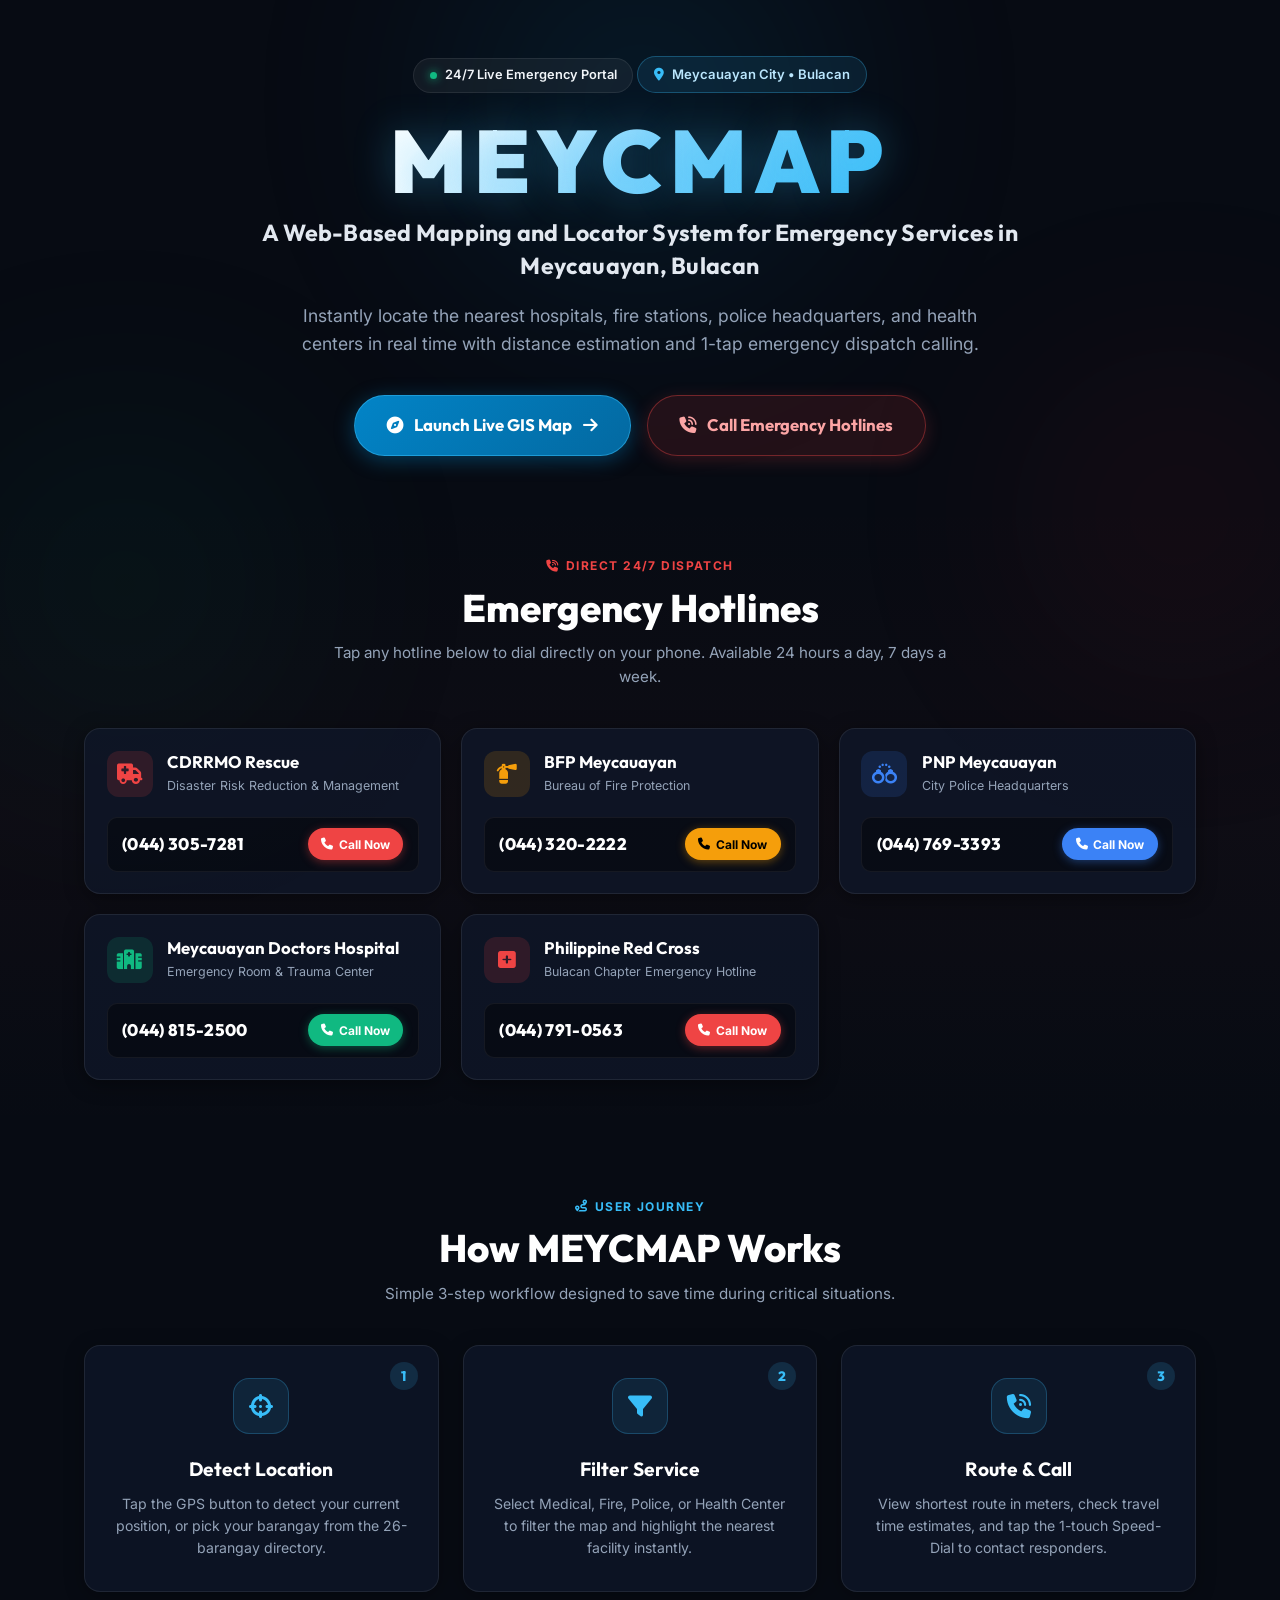
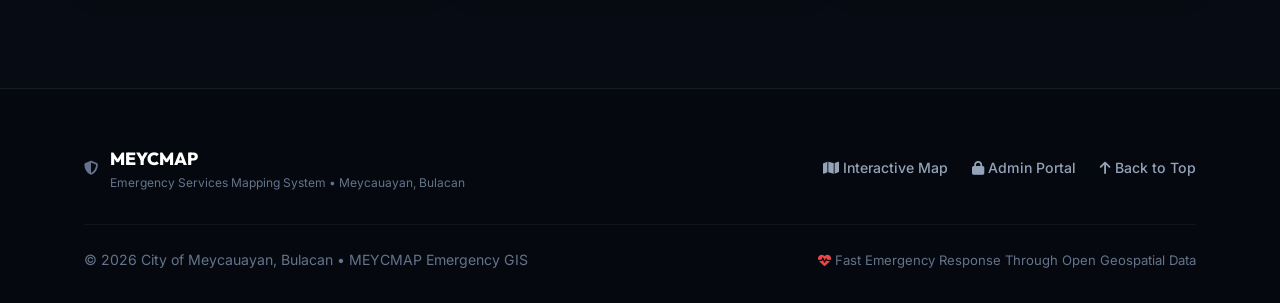
<file: landing.html>
<!doctype html>
<html lang="en">
  <head>
    <meta charset="UTF-8" />
    <meta name="viewport" content="width=device-width, initial-scale=1.0, maximum-scale=5.0" />
    <meta
      name="description"
      content="MEYCMAP — A Web-Based Mapping and Locator System for Emergency Services in Meycauayan, Bulacan. Locate hospitals, fire stations, and police headquarters in real time."
    />
    <meta
      name="keywords"
      content="MEYCMAP, Meycauayan, Emergency GIS, Bulacan, Barangay map, Police Station, Fire Station, Hospital, CDRRMO"
    />
    <title>MEYCMAP — Emergency Services Mapping System | Meycauayan, Bulacan</title>

    <!-- Google Fonts -->
    <link rel="preconnect" href="https://fonts.googleapis.com" />
    <link rel="preconnect" href="https://fonts.gstatic.com" crossorigin />
    <link
      href="https://fonts.googleapis.com/css2?family=Inter:wght@300;400;500;600;700&family=Outfit:wght@600;700;800;900&display=swap"
      rel="stylesheet"
    />

    <!-- Font Awesome 6 -->
    <link
      rel="stylesheet"
      href="https://cdnjs.cloudflare.com/ajax/libs/font-awesome/6.5.0/css/all.min.css"
    />

    <!-- Custom Landing Page Styles -->
    <link rel="stylesheet" href="assets/css/landing.css?v=2.0" />

    <!-- Favicon -->
    <link
      rel="icon"
      href="data:image/svg+xml,<svg xmlns='http://www.w3.org/2000/svg' viewBox='0 0 100 100'><text y='.9em' font-size='90'>&#128737;</text></svg>"
    />
  </head>
  <body>
    <!-- Ambient Background Lighting Orbs -->
    <div class="ambient-glow" aria-hidden="true">
      <div class="glow-orb orb-1"></div>
      <div class="glow-orb orb-2"></div>
      <div class="glow-orb orb-3"></div>
    </div>



    <!-- ============================================================
       2. HERO SECTION (Direct, Bold & Action-Oriented)
       ============================================================ -->
    <section class="hero-section" id="hero">
      <div class="container">
        <div class="hero-content">
          <div class="hero-badge-wrap">
            <span class="badge-pill hero-live-badge">
              <span class="pulse-dot"></span>
              24/7 Live Emergency Portal
            </span>
            <span class="badge-pill hero-location-badge">
              <i class="fas fa-location-dot text-cyan"></i>
              Meycauayan City • Bulacan
            </span>
          </div>

          <h1 class="hero-title">
            <span class="brand-highlight">MEYCMAP</span>
          </h1>

          <p class="hero-full-title">
            A Web-Based Mapping and Locator System for Emergency Services in Meycauayan, Bulacan
          </p>

          <p class="hero-subtitle">
            Instantly locate the nearest hospitals, fire stations, police headquarters, and health centers in real time with distance estimation and 1-tap emergency dispatch calling.
          </p>

          <!-- Primary Hero Actions -->
          <div class="hero-actions">
            <a href="index.html" class="btn btn-primary btn-lg" id="hero-main-cta">
              <i class="fas fa-compass"></i>
              <span>Launch Live GIS Map</span>
              <i class="fas fa-arrow-right"></i>
            </a>
            <a href="#hotlines" class="btn btn-danger-glow btn-lg">
              <i class="fas fa-phone-volume"></i>
              <span>Call Emergency Hotlines</span>
            </a>
          </div>
        </div>
      </div>
    </section>



    <!-- ============================================================
       5. 1-TAP EMERGENCY HOTLINES DIRECTORY (High Priority)
       ============================================================ -->
    <section class="directory-section" id="hotlines">
      <div class="container">
        <div class="section-header">
          <span class="section-tag tag-emergency"><i class="fas fa-phone-volume me-1"></i> Direct 24/7 Dispatch</span>
          <h2 class="section-title">Emergency Hotlines</h2>
          <p class="section-desc">
            Tap any hotline below to dial directly on your phone. Available 24 hours a day, 7 days a week.
          </p>
        </div>

        <div class="hotline-grid">
          <!-- CDRRMO Rescue -->
          <a href="tel:0443057281" class="hotline-card hotline-cdrrmo">
            <div class="hotline-card-header">
              <div class="hotline-icon">
                <i class="fas fa-truck-medical"></i>
              </div>
              <div class="hotline-info">
                <div class="hotline-agency">CDRRMO Rescue</div>
                <div class="hotline-desc">Disaster Risk Reduction & Management</div>
              </div>
            </div>
            <div class="hotline-number-box">
              <span class="hotline-number">(044) 305-7281</span>
              <span class="hotline-call-btn"><i class="fas fa-phone"></i> Call Now</span>
            </div>
          </a>

          <!-- BFP Fire Protection -->
          <a href="tel:0443202222" class="hotline-card hotline-fire">
            <div class="hotline-card-header">
              <div class="hotline-icon">
                <i class="fas fa-fire-extinguisher"></i>
              </div>
              <div class="hotline-info">
                <div class="hotline-agency">BFP Meycauayan</div>
                <div class="hotline-desc">Bureau of Fire Protection</div>
              </div>
            </div>
            <div class="hotline-number-box">
              <span class="hotline-number">(044) 320-2222</span>
              <span class="hotline-call-btn btn-fire"><i class="fas fa-phone"></i> Call Now</span>
            </div>
          </a>

          <!-- PNP City Police -->
          <a href="tel:0447693393" class="hotline-card hotline-police">
            <div class="hotline-card-header">
              <div class="hotline-icon">
                <i class="fas fa-handcuffs"></i>
              </div>
              <div class="hotline-info">
                <div class="hotline-agency">PNP Meycauayan</div>
                <div class="hotline-desc">City Police Headquarters</div>
              </div>
            </div>
            <div class="hotline-number-box">
              <span class="hotline-number">(044) 769-3393</span>
              <span class="hotline-call-btn btn-police"><i class="fas fa-phone"></i> Call Now</span>
            </div>
          </a>

          <!-- Meycauayan Doctors Hospital -->
          <a href="tel:0448152500" class="hotline-card hotline-hospital">
            <div class="hotline-card-header">
              <div class="hotline-icon">
                <i class="fas fa-hospital"></i>
              </div>
              <div class="hotline-info">
                <div class="hotline-agency">Meycauayan Doctors Hospital</div>
                <div class="hotline-desc">Emergency Room & Trauma Center</div>
              </div>
            </div>
            <div class="hotline-number-box">
              <span class="hotline-number">(044) 815-2500</span>
              <span class="hotline-call-btn btn-hospital"><i class="fas fa-phone"></i> Call Now</span>
            </div>
          </a>



          <!-- Philippine Red Cross -->
          <a href="tel:0447910563" class="hotline-card hotline-cdrrmo">
            <div class="hotline-card-header">
              <div class="hotline-icon">
                <i class="fas fa-square-plus"></i>
              </div>
              <div class="hotline-info">
                <div class="hotline-agency">Philippine Red Cross</div>
                <div class="hotline-desc">Bulacan Chapter Emergency Hotline</div>
              </div>
            </div>
            <div class="hotline-number-box">
              <span class="hotline-number">(044) 791-0563</span>
              <span class="hotline-call-btn"><i class="fas fa-phone"></i> Call Now</span>
            </div>
          </a>
        </div>
      </div>
    </section>

    <!-- ============================================================
       6. 3-STEP USER WORKFLOW (Clean & Direct)
       ============================================================ -->
    <section class="how-it-works-section" id="how-it-works">
      <div class="container">
        <div class="section-header">
          <span class="section-tag"><i class="fas fa-route me-1"></i> User Journey</span>
          <h2 class="section-title">How MEYCMAP Works</h2>
          <p class="section-desc">
            Simple 3-step workflow designed to save time during critical situations.
          </p>
        </div>

        <div class="steps-grid">
          <div class="step-card">
            <div class="step-badge">1</div>
            <div class="step-icon"><i class="fas fa-crosshairs"></i></div>
            <h3>Detect Location</h3>
            <p>Tap the GPS button to detect your current position, or pick your barangay from the 26-barangay directory.</p>
          </div>

          <div class="step-card">
            <div class="step-badge">2</div>
            <div class="step-icon"><i class="fas fa-filter"></i></div>
            <h3>Filter Service</h3>
            <p>Select Medical, Fire, Police, or Health Center to filter the map and highlight the nearest facility instantly.</p>
          </div>

          <div class="step-card">
            <div class="step-badge">3</div>
            <div class="step-icon"><i class="fas fa-phone-volume"></i></div>
            <h3>Route & Call</h3>
            <p>View shortest route in meters, check travel time estimates, and tap the 1-touch Speed-Dial to contact responders.</p>
          </div>
        </div>


      </div>
    </section>

    <!-- ============================================================
       7. FOOTER
       ============================================================ -->
    <footer class="landing-footer">
      <div class="container">
        <div class="footer-top">
          <div class="footer-brand">
            <div class="brand-icon-box">
              <i class="fas fa-shield-halved"></i>
            </div>
            <div>
              <div class="footer-brand-title">MEYCMAP</div>
              <div class="footer-brand-sub">Emergency Services Mapping System • Meycauayan, Bulacan</div>
            </div>
          </div>

          <ul class="footer-links">
            <li><a href="index.html"><i class="fas fa-map me-1"></i> Interactive Map</a></li>
            <li><a href="admin.html"><i class="fas fa-lock me-1"></i> Admin Portal</a></li>
            <li><a href="#hero"><i class="fas fa-arrow-up me-1"></i> Back to Top</a></li>
          </ul>
        </div>

        <div class="footer-bottom">
          <p>© 2026 City of Meycauayan, Bulacan • MEYCMAP Emergency GIS</p>
          <p class="footer-motto"><i class="fas fa-heart-pulse text-danger me-1"></i> Fast Emergency Response Through Open Geospatial Data</p>
        </div>
      </div>
    </footer>

    <!-- Landing Page Scripts -->
    <script src="assets/js/landing.js?v=2.0"></script>
  </body>
</html>
</file>
<file: assets/css/landing.css>
/* ============================================================
   MEYCMAP — Emergency Services Mapping System
   Landing Page Design System (Mobile-First, Direct, High-Performance)
   ============================================================ */

@import url('https://fonts.googleapis.com/css2?family=Inter:wght@300;400;500;600;700&family=Outfit:wght@600;700;800;900&display=swap');

:root {
  --font-heading: 'Outfit', -apple-system, BlinkMacSystemFont, sans-serif;
  --font-body: 'Inter', -apple-system, BlinkMacSystemFont, sans-serif;

  /* Command Center Dark Theme */
  --bg-canvas: #070b13;
  --bg-surface: #0c1220;
  --bg-card: rgba(15, 23, 42, 0.75);
  --bg-card-hover: rgba(23, 34, 59, 0.9);
  
  --border-subtle: rgba(255, 255, 255, 0.08);
  --border-glow: rgba(56, 189, 248, 0.3);
  --border-glow-red: rgba(239, 68, 68, 0.35);

  /* Accents */
  --accent-cyan: #38bdf8;
  --accent-blue: #3b82f6;
  --accent-red: #ef4444;
  --accent-emerald: #10b981;
  --accent-amber: #f59e0b;
  --accent-purple: #a855f7;

  /* Text Colors */
  --text-white: #ffffff;
  --text-light: #f1f5f9;
  --text-muted: #94a3b8;
  --text-dim: #64748b;

  /* Radii */
  --radius-sm: 10px;
  --radius-md: 16px;
  --radius-lg: 24px;
  --radius-full: 9999px;

  /* Transitions */
  --transition-fast: 0.2s cubic-bezier(0.16, 1, 0.3, 1);
  --transition-smooth: 0.3s cubic-bezier(0.16, 1, 0.3, 1);
}

/* Reset & Base */
*, *::before, *::after {
  box-sizing: border-box;
  margin: 0;
  padding: 0;
}

html {
  scroll-behavior: smooth;
  font-size: 16px;
  -webkit-text-size-adjust: 100%;
}

body {
  font-family: var(--font-body);
  background-color: var(--bg-canvas);
  color: var(--text-light);
  line-height: 1.6;
  overflow-x: hidden;
  position: relative;
  -webkit-font-smoothing: antialiased;
  min-height: 100vh;
}

/* Ambient Background Glows */
.ambient-glow {
  position: fixed;
  top: 0;
  left: 0;
  right: 0;
  pointer-events: none;
  z-index: 0;
  height: 100vh;
  overflow: hidden;
}

.glow-orb {
  position: absolute;
  border-radius: 50%;
  filter: blur(120px);
  opacity: 0.22;
  pointer-events: none;
}

.orb-1 {
  width: 500px;
  height: 500px;
  background: radial-gradient(circle, #0284c7 0%, transparent 70%);
  top: -150px;
  left: 50%;
  transform: translateX(-50%);
}

.orb-2 {
  width: 400px;
  height: 400px;
  background: radial-gradient(circle, #dc2626 0%, transparent 70%);
  top: 35%;
  right: -100px;
  opacity: 0.16;
}

.orb-3 {
  width: 450px;
  height: 450px;
  background: radial-gradient(circle, #059669 0%, transparent 70%);
  bottom: 10%;
  left: -100px;
  opacity: 0.14;
}

/* Container */
.container {
  width: 100%;
  max-width: 1160px;
  margin: 0 auto;
  padding: 0 1.5rem;
  position: relative;
  z-index: 1;
}

/* Typography Helpers */
.text-cyan { color: var(--accent-cyan) !important; }
.text-danger { color: var(--accent-red) !important; }
.text-emerald { color: var(--accent-emerald) !important; }
.text-amber { color: var(--accent-amber) !important; }

/* Buttons */
.btn {
  display: inline-flex;
  align-items: center;
  justify-content: center;
  gap: 0.65rem;
  padding: 0.85rem 1.6rem;
  border-radius: var(--radius-full);
  font-family: var(--font-heading);
  font-weight: 700;
  font-size: 0.95rem;
  text-decoration: none;
  cursor: pointer;
  border: 1px solid transparent;
  transition: all var(--transition-fast);
  white-space: nowrap;
  touch-action: manipulation;
  -webkit-tap-highlight-color: transparent;
  min-height: 48px; /* Touch target standard */
}

.btn-primary {
  background: linear-gradient(135deg, #0284c7 0%, #0369a1 100%);
  color: #ffffff;
  border-color: rgba(56, 189, 248, 0.5);
  box-shadow: 0 4px 20px rgba(2, 132, 199, 0.4);
}

.btn-primary:hover {
  background: linear-gradient(135deg, #38bdf8 0%, #0284c7 100%);
  box-shadow: 0 6px 28px rgba(56, 189, 248, 0.55);
  transform: translateY(-2px);
  color: #ffffff;
}

.btn-primary:active {
  transform: translateY(0);
}

.btn-danger-glow {
  background: rgba(239, 68, 68, 0.12);
  color: #fca5a5;
  border-color: rgba(239, 68, 68, 0.4);
  box-shadow: 0 4px 18px rgba(239, 68, 68, 0.2);
}

.btn-danger-glow:hover {
  background: rgba(239, 68, 68, 0.22);
  color: #ffffff;
  border-color: rgba(239, 68, 68, 0.8);
  box-shadow: 0 6px 26px rgba(239, 68, 68, 0.45);
  transform: translateY(-2px);
}

.btn-danger-glow:active {
  transform: translateY(0);
}

.btn-sm {
  padding: 0.55rem 1.15rem;
  font-size: 0.85rem;
  min-height: 40px;
}

.btn-lg {
  padding: 1rem 2rem;
  font-size: 1.05rem;
  min-height: 52px;
}

.badge-pill {
  display: inline-flex;
  align-items: center;
  gap: 0.5rem;
  padding: 0.4rem 0.95rem;
  border-radius: var(--radius-full);
  background: rgba(255, 255, 255, 0.05);
  border: 1px solid var(--border-subtle);
  font-size: 0.8rem;
  font-weight: 600;
  color: var(--text-light);
}

.pulse-dot {
  width: 7px;
  height: 7px;
  background-color: var(--accent-emerald);
  border-radius: 50%;
  box-shadow: 0 0 10px var(--accent-emerald);
  animation: pulseAnim 2s infinite;
}

@keyframes pulseAnim {
  0% { transform: scale(0.95); box-shadow: 0 0 0 0 rgba(16, 185, 129, 0.7); }
  70% { transform: scale(1.15); box-shadow: 0 0 0 8px rgba(16, 185, 129, 0); }
  100% { transform: scale(0.95); box-shadow: 0 0 0 0 rgba(16, 185, 129, 0); }
}

/* ============================================================
   HERO SECTION (Immediate Action)
   ============================================================ */
.hero-section {
  padding: 3.5rem 0 2.5rem 0;
  text-align: center;
}

.hero-content {
  max-width: 860px;
  margin: 0 auto;
}

.hero-badge-wrap {
  margin-bottom: 1.5rem;
}

.hero-location-badge {
  background: rgba(56, 189, 248, 0.1);
  border-color: rgba(56, 189, 248, 0.3);
  color: #bae6fd;
  font-size: 0.82rem;
  padding: 0.45rem 1rem;
}

.hero-title {
  margin-bottom: 0.75rem;
}

.brand-highlight {
  font-family: var(--font-heading);
  font-size: clamp(3rem, 9vw, 5.5rem);
  font-weight: 900;
  letter-spacing: 0.08em;
  background: linear-gradient(135deg, #ffffff 10%, #7dd3fc 50%, #38bdf8 100%);
  -webkit-background-clip: text;
  -webkit-text-fill-color: transparent;
  text-shadow: 0 0 40px rgba(56, 189, 248, 0.3);
  display: inline-block;
  line-height: 1;
}

.hero-full-title {
  font-family: var(--font-heading);
  font-size: clamp(1.1rem, 2.5vw, 1.45rem);
  font-weight: 700;
  color: #e2e8f0;
  margin-bottom: 1.25rem;
  line-height: 1.4;
  letter-spacing: 0.01em;
}

.hero-subtitle {
  font-size: clamp(0.95rem, 1.8vw, 1.1rem);
  color: var(--text-muted);
  line-height: 1.6;
  max-width: 680px;
  margin: 0 auto 2.25rem auto;
}

.hero-actions {
  display: flex;
  align-items: center;
  justify-content: center;
  gap: 1rem;
  flex-wrap: wrap;
}

/* ============================================================
   SECTION HEADERS (Universal)
   ============================================================ */
.section-header {
  text-align: center;
  max-width: 650px;
  margin: 0 auto 2.5rem auto;
}

.section-tag {
  display: inline-flex;
  align-items: center;
  gap: 0.4rem;
  font-size: 0.75rem;
  font-weight: 700;
  text-transform: uppercase;
  letter-spacing: 0.12em;
  color: var(--accent-cyan);
  margin-bottom: 0.6rem;
}

.tag-emergency {
  color: var(--accent-red) !important;
}

.section-title {
  font-family: var(--font-heading);
  font-size: clamp(1.75rem, 4vw, 2.4rem);
  font-weight: 800;
  color: var(--text-white);
  line-height: 1.2;
  margin-bottom: 0.65rem;
}

.section-desc {
  font-size: 0.95rem;
  color: var(--text-muted);
  line-height: 1.55;
}

/* ============================================================
   3. DIRECT EMERGENCY QUICK-LAUNCHER (Touch-First Cards)
   ============================================================ */
.quick-launch-section {
  padding: 3.5rem 0;
}

.quick-grid {
  display: grid;
  grid-template-columns: repeat(4, 1fr);
  gap: 1.25rem;
}

.quick-card {
  background: var(--bg-card);
  border: 1px solid var(--border-subtle);
  border-radius: var(--radius-md);
  padding: 1.5rem;
  text-decoration: none;
  color: inherit;
  transition: all var(--transition-fast);
  display: flex;
  flex-direction: column;
  justify-content: space-between;
  position: relative;
  overflow: hidden;
  box-shadow: 0 4px 20px rgba(0, 0, 0, 0.35);
  -webkit-tap-highlight-color: transparent;
}

.quick-card::before {
  content: '';
  position: absolute;
  top: 0;
  left: 0;
  right: 0;
  height: 3px;
  background: transparent;
  transition: background var(--transition-fast);
}

.quick-card-top {
  display: flex;
  align-items: center;
  justify-content: space-between;
  margin-bottom: 1.25rem;
}

.quick-icon-box {
  width: 48px;
  height: 48px;
  border-radius: 12px;
  display: flex;
  align-items: center;
  justify-content: center;
  font-size: 1.35rem;
}

.quick-arrow {
  color: var(--text-dim);
  font-size: 0.9rem;
  transition: transform var(--transition-fast), color var(--transition-fast);
}

.quick-card:hover .quick-arrow {
  transform: translateX(4px);
  color: var(--text-white);
}

.quick-name {
  font-family: var(--font-heading);
  font-weight: 700;
  font-size: 1.15rem;
  color: var(--text-white);
  margin-bottom: 0.4rem;
  line-height: 1.25;
}

.quick-desc {
  font-size: 0.82rem;
  color: var(--text-muted);
  line-height: 1.45;
  margin-bottom: 1rem;
}

.quick-badge {
  display: inline-flex;
  align-items: center;
  gap: 0.4rem;
  font-size: 0.75rem;
  font-weight: 700;
  padding: 0.3rem 0.65rem;
  border-radius: 6px;
  width: fit-content;
}

/* Card Themes */
.card-hospital::before { background: var(--accent-red); }
.card-hospital .quick-icon-box { background: rgba(239, 68, 68, 0.15); color: var(--accent-red); }
.card-hospital .quick-badge { background: rgba(239, 68, 68, 0.12); color: #fca5a5; }
.card-hospital:hover { border-color: rgba(239, 68, 68, 0.5); transform: translateY(-3px); box-shadow: 0 8px 30px rgba(239, 68, 68, 0.25); }

.card-fire::before { background: var(--accent-amber); }
.card-fire .quick-icon-box { background: rgba(245, 158, 11, 0.15); color: var(--accent-amber); }
.card-fire .quick-badge { background: rgba(245, 158, 11, 0.12); color: #fcd34d; }
.card-fire:hover { border-color: rgba(245, 158, 11, 0.5); transform: translateY(-3px); box-shadow: 0 8px 30px rgba(245, 158, 11, 0.25); }

.card-police::before { background: var(--accent-blue); }
.card-police .quick-icon-box { background: rgba(59, 130, 246, 0.15); color: var(--accent-blue); }
.card-police .quick-badge { background: rgba(59, 130, 246, 0.12); color: #93c5fd; }
.card-police:hover { border-color: rgba(59, 130, 246, 0.5); transform: translateY(-3px); box-shadow: 0 8px 30px rgba(59, 130, 246, 0.25); }

.card-health::before { background: var(--accent-emerald); }
.card-health .quick-icon-box { background: rgba(16, 185, 129, 0.15); color: var(--accent-emerald); }
.card-health .quick-badge { background: rgba(16, 185, 129, 0.12); color: #6ee7b7; }
.card-health:hover { border-color: rgba(16, 185, 129, 0.5); transform: translateY(-3px); box-shadow: 0 8px 30px rgba(16, 185, 129, 0.25); }

/* ============================================================
   4. COMPACT STATS STRIP
   ============================================================ */
.metric-strip-section {
  padding: 1.5rem 0 3.5rem 0;
}

.metric-grid {
  display: grid;
  grid-template-columns: repeat(4, 1fr);
  gap: 1rem;
}

.metric-card {
  background: rgba(12, 18, 32, 0.6);
  border: 1px solid var(--border-subtle);
  border-radius: var(--radius-md);
  padding: 1.25rem 1rem;
  text-align: center;
}

.metric-number {
  font-family: var(--font-heading);
  font-size: clamp(1.8rem, 3.5vw, 2.5rem);
  font-weight: 800;
  color: var(--accent-cyan);
  line-height: 1.1;
  margin-bottom: 0.35rem;
}

.metric-label {
  font-size: 0.8rem;
  color: var(--text-muted);
  font-weight: 500;
}

/* ============================================================
   5. 1-TAP EMERGENCY HOTLINES DIRECTORY
   ============================================================ */
.directory-section {
  padding: 3.5rem 0;
  background: linear-gradient(180deg, transparent 0%, rgba(239, 68, 68, 0.03) 50%, transparent 100%);
}

.hotline-grid {
  display: grid;
  grid-template-columns: repeat(3, 1fr);
  gap: 1.25rem;
}

.hotline-card {
  background: var(--bg-card);
  border: 1px solid var(--border-subtle);
  border-radius: var(--radius-md);
  padding: 1.35rem;
  text-decoration: none;
  color: inherit;
  display: flex;
  flex-direction: column;
  justify-content: space-between;
  gap: 1.25rem;
  transition: all var(--transition-fast);
  box-shadow: 0 4px 20px rgba(0, 0, 0, 0.4);
  -webkit-tap-highlight-color: transparent;
}

.hotline-card:hover {
  transform: translateY(-2px);
  border-color: rgba(239, 68, 68, 0.4);
  box-shadow: 0 8px 25px rgba(239, 68, 68, 0.2);
}

.hotline-card:active {
  transform: translateY(0);
}

.hotline-card-header {
  display: flex;
  align-items: center;
  gap: 0.9rem;
}

.hotline-icon {
  width: 46px;
  height: 46px;
  border-radius: 12px;
  display: flex;
  align-items: center;
  justify-content: center;
  font-size: 1.25rem;
  flex-shrink: 0;
}

.hotline-info {
  overflow: hidden;
}

.hotline-agency {
  font-family: var(--font-heading);
  font-weight: 700;
  font-size: 1.05rem;
  color: var(--text-white);
  line-height: 1.2;
  margin-bottom: 0.2rem;
}

.hotline-desc {
  font-size: 0.78rem;
  color: var(--text-muted);
  white-space: nowrap;
  overflow: hidden;
  text-overflow: ellipsis;
}

.hotline-number-box {
  display: flex;
  align-items: center;
  justify-content: space-between;
  background: rgba(0, 0, 0, 0.4);
  padding: 0.65rem 0.9rem;
  border-radius: var(--radius-sm);
  border: 1px solid rgba(255, 255, 255, 0.06);
}

.hotline-number {
  font-family: var(--font-heading);
  font-weight: 800;
  font-size: 1.05rem;
  color: #ffffff;
  letter-spacing: 0.02em;
}

.hotline-call-btn {
  background: var(--accent-red);
  color: #ffffff;
  padding: 0.4rem 0.85rem;
  border-radius: var(--radius-full);
  font-size: 0.75rem;
  font-weight: 700;
  display: flex;
  align-items: center;
  gap: 0.35rem;
  box-shadow: 0 2px 10px rgba(239, 68, 68, 0.4);
}

.btn-fire { background: var(--accent-amber); box-shadow: 0 2px 10px rgba(245, 158, 11, 0.4); color: #000; }
.btn-police { background: var(--accent-blue); box-shadow: 0 2px 10px rgba(59, 130, 246, 0.4); }
.btn-hospital { background: var(--accent-emerald); box-shadow: 0 2px 10px rgba(16, 185, 129, 0.4); }

.hotline-cdrrmo .hotline-icon { background: rgba(239, 68, 68, 0.15); color: var(--accent-red); }
.hotline-fire .hotline-icon { background: rgba(245, 158, 11, 0.15); color: var(--accent-amber); }
.hotline-police .hotline-icon { background: rgba(59, 130, 246, 0.15); color: var(--accent-blue); }
.hotline-hospital .hotline-icon { background: rgba(16, 185, 129, 0.15); color: var(--accent-emerald); }

/* ============================================================
   6. 3-STEP USER WORKFLOW
   ============================================================ */
.how-it-works-section {
  padding: 3.5rem 0;
}

.steps-grid {
  display: grid;
  grid-template-columns: repeat(3, 1fr);
  gap: 1.5rem;
  margin-bottom: 2.5rem;
}

.step-card {
  background: var(--bg-card);
  border: 1px solid var(--border-subtle);
  border-radius: var(--radius-md);
  padding: 2rem 1.5rem;
  position: relative;
  text-align: center;
  box-shadow: 0 4px 20px rgba(0, 0, 0, 0.3);
}

.step-badge {
  position: absolute;
  top: 1rem;
  right: 1.25rem;
  width: 28px;
  height: 28px;
  background: rgba(56, 189, 248, 0.15);
  color: var(--accent-cyan);
  border-radius: 50%;
  font-family: var(--font-heading);
  font-weight: 800;
  font-size: 0.85rem;
  display: flex;
  align-items: center;
  justify-content: center;
}

.step-icon {
  width: 56px;
  height: 56px;
  margin: 0 auto 1.25rem auto;
  border-radius: 16px;
  background: rgba(56, 189, 248, 0.1);
  border: 1px solid rgba(56, 189, 248, 0.25);
  color: var(--accent-cyan);
  display: flex;
  align-items: center;
  justify-content: center;
  font-size: 1.5rem;
}

.step-card h3 {
  font-family: var(--font-heading);
  font-weight: 700;
  font-size: 1.2rem;
  color: var(--text-white);
  margin-bottom: 0.5rem;
}

.step-card p {
  font-size: 0.88rem;
  color: var(--text-muted);
  line-height: 1.55;
}

/* Callout Map Banner */
.map-cta-banner {
  background: linear-gradient(135deg, rgba(2, 132, 199, 0.2) 0%, rgba(12, 18, 32, 0.8) 100%);
  border: 1px solid rgba(56, 189, 248, 0.35);
  border-radius: var(--radius-lg);
  padding: 2.25rem;
  display: flex;
  align-items: center;
  justify-content: space-between;
  flex-wrap: wrap;
  gap: 1.5rem;
  box-shadow: 0 10px 35px rgba(0, 0, 0, 0.5);
}

.map-cta-text h3 {
  font-family: var(--font-heading);
  font-weight: 800;
  font-size: 1.35rem;
  color: #ffffff;
  margin-bottom: 0.35rem;
}

.map-cta-text p {
  color: #bae6fd;
  font-size: 0.9rem;
}

/* ============================================================
   7. ABOUT & CAPSTONE OVERVIEW
   ============================================================ */
.about-section {
  padding: 3rem 0;
}

.about-card {
  background: var(--bg-card);
  border: 1px solid var(--border-subtle);
  border-radius: var(--radius-lg);
  padding: 2.5rem;
  text-align: center;
  max-width: 860px;
  margin: 0 auto;
}

.about-title {
  font-family: var(--font-heading);
  font-weight: 800;
  font-size: 1.75rem;
  color: var(--text-white);
  margin-bottom: 1rem;
}

.about-desc {
  font-size: 0.95rem;
  color: var(--text-muted);
  line-height: 1.7;
  margin-bottom: 1.75rem;
}

.tech-stack-row {
  display: flex;
  align-items: center;
  justify-content: center;
  gap: 0.65rem;
  flex-wrap: wrap;
}

.tech-badge {
  display: inline-flex;
  align-items: center;
  gap: 0.45rem;
  padding: 0.45rem 0.95rem;
  background: rgba(255, 255, 255, 0.04);
  border: 1px solid var(--border-subtle);
  border-radius: var(--radius-full);
  font-size: 0.8rem;
  color: #cbd5e1;
  font-weight: 500;
}

.tech-badge i {
  color: var(--accent-cyan);
}

/* ============================================================
   8. FOOTER
   ============================================================ */
.landing-footer {
  padding: 3.5rem 0 2rem 0;
  border-top: 1px solid var(--border-subtle);
  background: #05080e;
  font-size: 0.88rem;
  color: var(--text-dim);
}

.footer-top {
  display: flex;
  align-items: center;
  justify-content: space-between;
  margin-bottom: 2rem;
  flex-wrap: wrap;
  gap: 1.5rem;
}

.footer-brand {
  display: flex;
  align-items: center;
  gap: 0.75rem;
}

.footer-brand-title {
  font-family: var(--font-heading);
  font-weight: 800;
  font-size: 1.1rem;
  color: var(--text-white);
}

.footer-brand-sub {
  font-size: 0.75rem;
  color: var(--text-dim);
}

.footer-links {
  display: flex;
  gap: 1.5rem;
  list-style: none;
}

.footer-links a {
  color: var(--text-muted);
  text-decoration: none;
  font-weight: 500;
  transition: color var(--transition-fast);
}

.footer-links a:hover {
  color: var(--text-white);
}

.footer-bottom {
  display: flex;
  align-items: center;
  justify-content: space-between;
  border-top: 1px solid rgba(255, 255, 255, 0.05);
  padding-top: 1.5rem;
  flex-wrap: wrap;
  gap: 0.75rem;
}

.footer-motto {
  color: var(--text-dim);
  font-size: 0.82rem;
}

/* ============================================================
   RESPONSIVENESS & MOBILE-FIRST OPTIMIZATION
   ============================================================ */
@media (max-width: 992px) {
  .quick-grid {
    grid-template-columns: repeat(2, 1fr);
  }
  .hotline-grid {
    grid-template-columns: repeat(2, 1fr);
  }
}

@media (max-width: 768px) {
  .nav-menu {
    display: none;
  }

  .mobile-toggle {
    display: block;
  }

  .hero-section {
    padding: 3rem 0 2rem 0;
  }

  .brand-highlight {
    font-size: clamp(2.75rem, 12vw, 3.8rem);
  }

  .hero-full-title {
    font-size: 1.1rem;
  }

  .hero-actions {
    flex-direction: column;
    width: 100%;
  }

  .hero-actions .btn {
    width: 100%;
  }

  .quick-grid {
    grid-template-columns: repeat(2, 1fr);
    gap: 0.85rem;
  }

  .quick-card {
    padding: 1.15rem;
  }

  .quick-icon-box {
    width: 40px;
    height: 40px;
    font-size: 1.15rem;
  }

  .quick-name {
    font-size: 1rem;
  }

  .quick-desc {
    display: none; /* Hide verbose description on small screens for punchiness */
  }

  .metric-grid {
    grid-template-columns: repeat(2, 1fr);
    gap: 0.75rem;
  }

  .steps-grid {
    grid-template-columns: 1fr;
    gap: 1rem;
  }

  .hotline-grid {
    grid-template-columns: 1fr;
    gap: 0.85rem;
  }

  .map-cta-banner {
    flex-direction: column;
    text-align: center;
    padding: 1.75rem;
  }

  .map-cta-banner .btn {
    width: 100%;
  }

  .footer-top, .footer-bottom {
    flex-direction: column;
    text-align: center;
    gap: 1.25rem;
  }

  .footer-links {
    justify-content: center;
  }
}

@media (max-width: 480px) {
  .container {
    padding: 0 1rem;
  }

  .landing-header {
    top: 0.5rem;
    padding: 0 0.5rem;
  }

  .nav-glass {
    padding: 0.5rem 0.85rem;
  }

  .brand-icon-box {
    width: 32px;
    height: 32px;
    font-size: 1rem;
  }

  .brand-name {
    font-size: 1rem;
  }

  .brand-tag {
    font-size: 0.65rem;
  }

  .quick-grid {
    grid-template-columns: 1fr 1fr;
    gap: 0.65rem;
  }

  .quick-card {
    padding: 0.95rem 0.85rem;
  }

  .quick-badge {
    font-size: 0.7rem;
    padding: 0.25rem 0.45rem;
  }

  .hotline-number {
    font-size: 0.95rem;
  }

  .hotline-card {
    padding: 1.1rem;
  }
}
</file>
